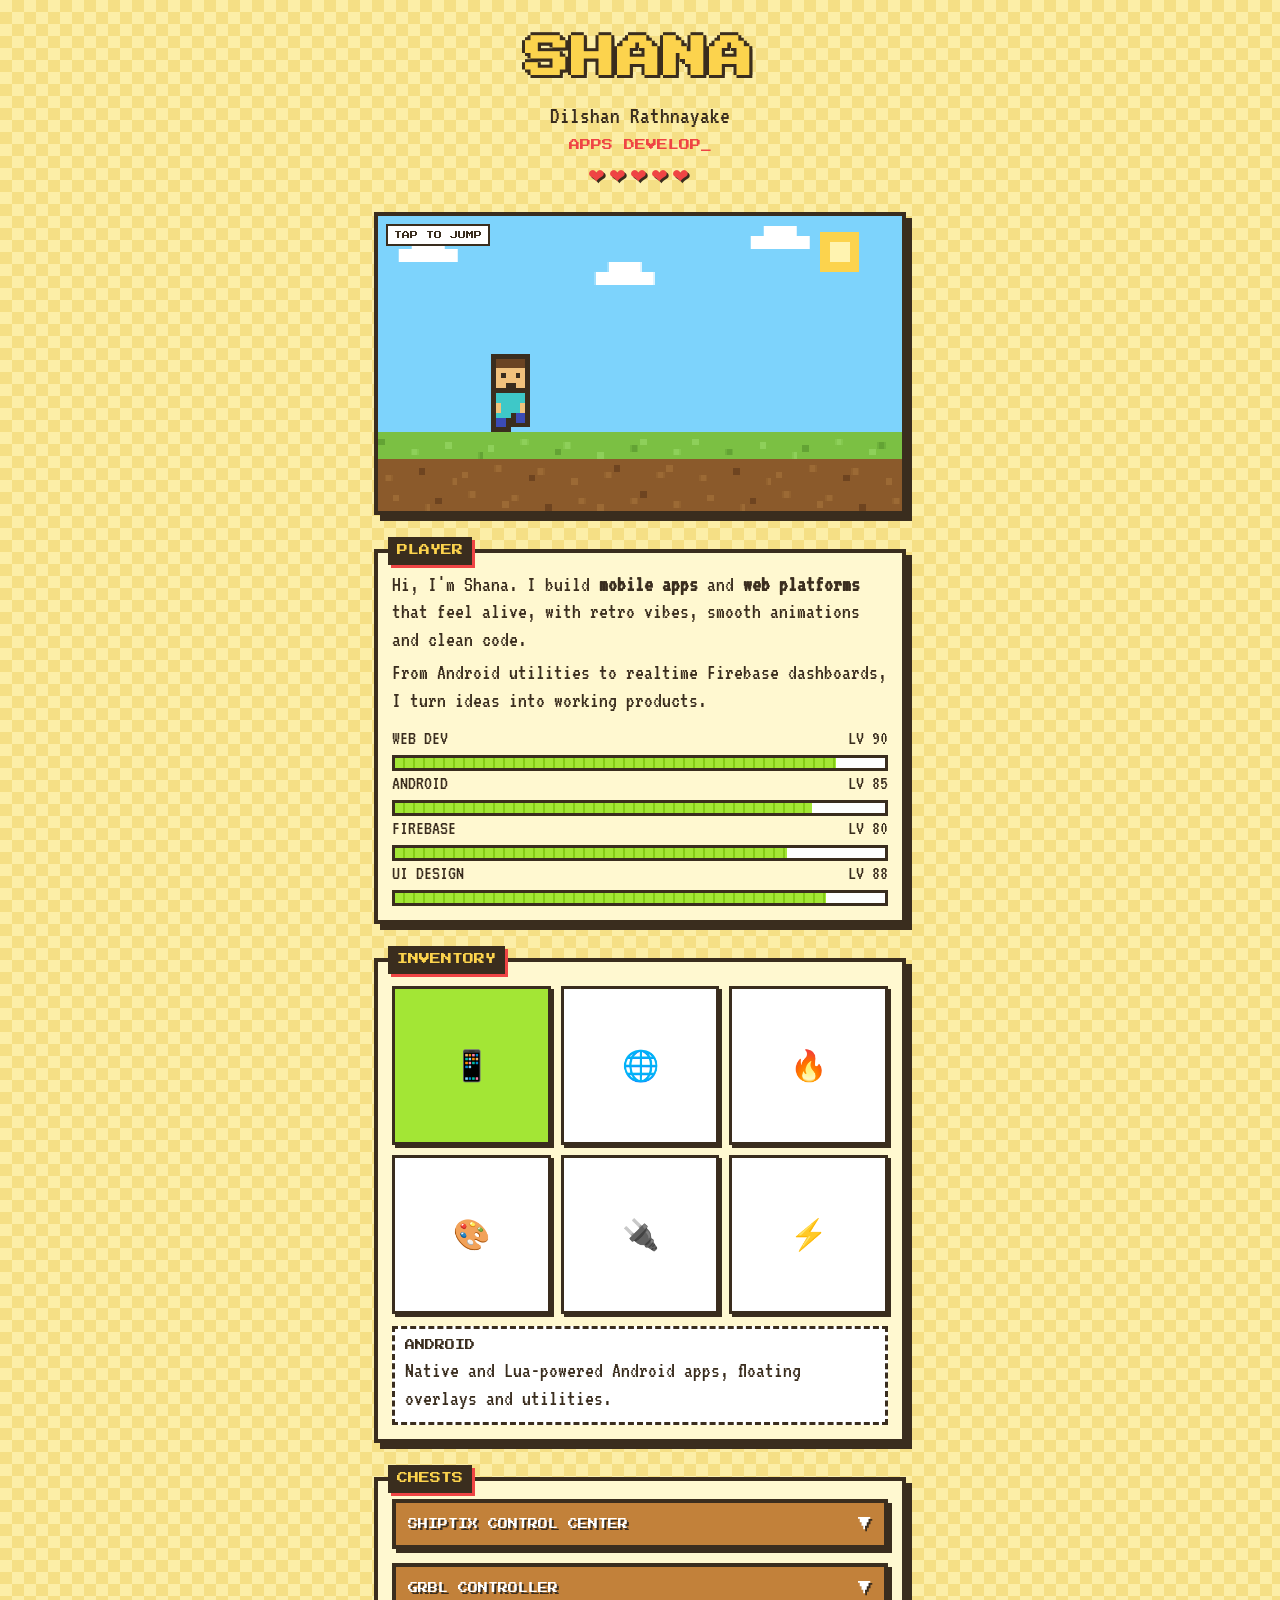
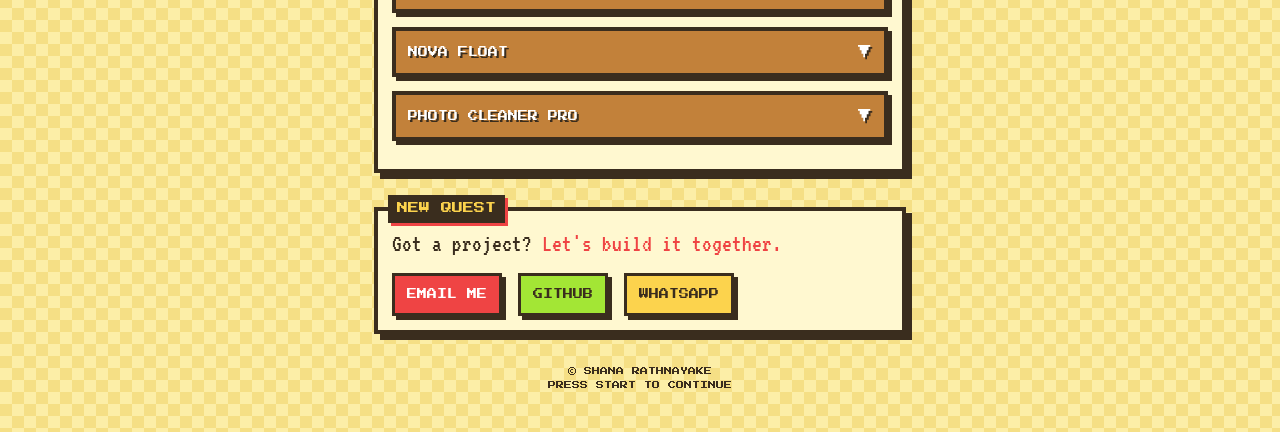
<file: shana-portfolio.html>
<!DOCTYPE html>
<html lang="en">
<head>
<meta charset="UTF-8">
<meta name="viewport" content="width=device-width, initial-scale=1.0, viewport-fit=cover">
<title>Shana | Apps & Web Developer</title>
<link rel="preconnect" href="https://fonts.googleapis.com">
<link href="https://fonts.googleapis.com/css2?family=Press+Start+2P&family=VT323&display=swap" rel="stylesheet">
<style>
:root{--cream:#fceea7;--brown:#3a2d1e;--yellow:#fcd34d;--green:#a3e635;--red:#ef4444;--sky:#7dd3fc;--wood:#c2813a}
*{box-sizing:border-box;margin:0;padding:0}
html{scroll-behavior:smooth}
body{background-color:var(--cream);background-image:linear-gradient(45deg,#f5df85 25%,transparent 25%,transparent 75%,#f5df85 75%),linear-gradient(45deg,#f5df85 25%,transparent 25%,transparent 75%,#f5df85 75%);background-size:24px 24px;background-position:0 0,12px 12px;color:var(--brown);font-family:'VT323',monospace;font-size:21px;line-height:1.25;min-height:100vh;-webkit-tap-highlight-color:transparent}
.wrap{max-width:480px;margin:0 auto;padding:18px 14px 40px}
.pix{font-family:'Press Start 2P',cursive;font-weight:400}

/* Hero */
.hero{text-align:center;padding:14px 0 22px}
.hero-title{font-family:'Press Start 2P',cursive;font-size:clamp(26px,9vw,40px);color:var(--yellow);letter-spacing:2px;text-shadow:3px 0 0 var(--brown),0 3px 0 var(--brown),3px 3px 0 var(--brown),-3px 0 0 var(--brown),0 -3px 0 var(--brown);animation:bob 2.4s steps(2) infinite}
.hero-sub{margin-top:14px;font-size:24px}
.role{color:var(--red);font-family:'Press Start 2P',cursive;font-size:11px;display:block;margin-top:8px;min-height:16px}
.caret{animation:blink 1s steps(2) infinite}
.hearts{margin-top:10px;font-size:20px;color:var(--red);letter-spacing:4px;text-shadow:2px 2px 0 var(--brown)}
@keyframes bob{50%{transform:translateY(-4px)}}
@keyframes blink{50%{opacity:0}}

/* Scene */
.scene{position:relative;border:4px solid var(--brown);box-shadow:6px 6px 0 var(--brown);background:var(--sky);overflow:hidden}
.scene canvas{display:block;width:100%;height:auto;image-rendering:pixelated;cursor:pointer;touch-action:manipulation}
.hint{position:absolute;left:8px;top:8px;font-family:'Press Start 2P',cursive;font-size:8px;background:#fff;border:2px solid var(--brown);padding:4px 6px;pointer-events:none}

/* Panels */
.panel{background:#fff8d0;border:4px solid var(--brown);box-shadow:6px 6px 0 var(--brown);padding:18px 14px 14px;margin-top:34px;position:relative}
.tab{font-family:'Press Start 2P',cursive;font-size:11px;background:var(--brown);color:var(--yellow);display:inline-block;padding:7px 9px;position:absolute;top:-16px;left:10px;box-shadow:3px 3px 0 var(--red)}
.about p{font-size:22px;margin-bottom:6px}

/* XP bars */
.xp{margin-top:12px}
.xp-row{display:flex;justify-content:space-between;font-size:20px}
.bar{height:16px;background:#fff;border:3px solid var(--brown);margin-top:4px}
.bar i{display:block;height:100%;width:0;background:repeating-linear-gradient(90deg,var(--green) 0 8px,#84cc16 8px 10px);transition:width 1.2s steps(12)}
.bar.on i{width:var(--w)}

/* Inventory */
.slots{display:grid;grid-template-columns:repeat(3,1fr);gap:10px;margin-top:6px}
.slot{aspect-ratio:1;background:#fff;border:3px solid var(--brown);box-shadow:3px 3px 0 var(--brown);font-size:30px;display:grid;place-items:center;cursor:pointer;transition:transform .15s steps(3)}
.slot:hover,.slot:focus-visible{transform:translateY(-4px)}
.slot.sel{background:var(--green)}
.slot-info{margin-top:12px;min-height:58px;background:#fff;border:3px dashed var(--brown);padding:10px;font-size:22px}
.slot-name{font-family:'Press Start 2P',cursive;font-size:10px;display:block;margin-bottom:6px}

/* Chests */
.chest{background:var(--wood);border:4px solid var(--brown);box-shadow:4px 4px 0 var(--brown);margin-bottom:14px}
.chest-head{width:100%;background:none;border:0;color:#fff;font-family:'Press Start 2P',cursive;font-size:10px;text-align:left;padding:14px 12px;cursor:pointer;text-shadow:2px 2px 0 var(--brown);display:flex;justify-content:space-between;align-items:center;gap:8px}
.chest-head .arrow{font-size:14px;transition:transform .3s steps(4)}
.chest.open .arrow{transform:rotate(180deg)}
.chest-body{max-height:0;overflow:hidden;background:#fff8d0;transition:max-height .45s steps(9)}
.chest.open .chest-body{max-height:260px}
.chest-inner{padding:12px;border-top:4px solid var(--brown)}
.chest-inner p{font-size:21px;margin-bottom:10px}
.tag{font-family:'Press Start 2P',cursive;font-size:8px;background:var(--green);border:2px solid var(--brown);padding:4px 6px;display:inline-block;margin-bottom:8px}

/* Buttons */
.btn{font-family:'Press Start 2P',cursive;font-size:10px;background:var(--red);color:#fff;border:3px solid var(--brown);padding:12px 12px;box-shadow:4px 4px 0 var(--brown);text-decoration:none;display:inline-block;margin:6px 8px 0 0;cursor:pointer;transition:transform .08s}
.btn.g{background:var(--green);color:var(--brown)}
.btn.y{background:var(--yellow);color:var(--brown)}
.btn:hover{transform:translate(-1px,-1px)}
.btn:active{transform:translate(3px,3px);box-shadow:1px 1px 0 var(--brown)}
.chest-inner .btn{font-size:9px}
:focus-visible{outline:3px dashed var(--red);outline-offset:3px}

/* Quest */
.quest-text{font-size:24px;margin-bottom:8px}
.quest-text b{color:var(--red);font-weight:400}

footer{text-align:center;margin-top:30px;font-family:'Press Start 2P',cursive;font-size:8px;line-height:1.8}

/* Entrance */
.reveal{opacity:0;transform:translateY(16px);transition:opacity .5s steps(4),transform .5s steps(4)}
.reveal.in{opacity:1;transform:none}

@media (min-width:640px){.wrap{max-width:560px}.hero-title{font-size:44px}}
@media (prefers-reduced-motion:reduce){*,*::before,*::after{animation:none!important;transition:none!important;scroll-behavior:auto!important}.reveal{opacity:1;transform:none}}
</style>
</head>
<body>
<div class="wrap">

  <header class="hero">
    <h1 class="hero-title">SHANA</h1>
    <p class="hero-sub">Dilshan Rathnayake</p>
    <span class="role" id="role"></span>
    <div class="hearts" aria-label="Player health">❤❤❤❤❤</div>
  </header>

  <div class="scene reveal" id="sceneBox">
    <canvas id="scene" width="320" height="180" role="img" aria-label="Pixel character walking on a grass block world"></canvas>
    <div class="hint">TAP TO JUMP</div>
  </div>

  <section class="panel about reveal">
    <span class="tab">PLAYER</span>
    <p>Hi, I'm Shana. I build <b>mobile apps</b> and <b>web platforms</b> that feel alive, with retro vibes, smooth animations and clean code.</p>
    <p>From Android utilities to realtime Firebase dashboards, I turn ideas into working products.</p>
    <div class="xp" id="xp"></div>
  </section>

  <section class="panel reveal">
    <span class="tab">INVENTORY</span>
    <div class="slots" id="slots"></div>
    <div class="slot-info" id="slotInfo" aria-live="polite"></div>
  </section>

  <section class="panel reveal">
    <span class="tab">CHESTS</span>
    <div id="chests"></div>
  </section>

  <section class="panel reveal">
    <span class="tab">NEW QUEST</span>
    <p class="quest-text">Got a project? <b>Let's build it together.</b></p>
    <!-- Replace # with your real links -->
    <a class="btn" href="#">EMAIL ME</a>
    <a class="btn g" href="#">GITHUB</a>
    <a class="btn y" href="#">WHATSAPP</a>
  </section>

  <footer>© SHANA RATHNAYAKE<br>PRESS START TO CONTINUE</footer>
</div>

<script>
/* ---------- Typing role ---------- */
const ROLES=["APPS DEVELOPER","WEB DEVELOPER","RETRO UI FAN"];
const roleEl=document.getElementById('role');
let ri=0,ci=0,del=false;
(function type(){
  const word=ROLES[ri];
  roleEl.innerHTML=word.slice(0,ci)+'<span class="caret">_</span>';
  if(!del&&ci<word.length){ci++;setTimeout(type,110);}
  else if(!del){del=true;setTimeout(type,1400);}
  else if(ci>0){ci--;setTimeout(type,60);}
  else{del=false;ri=(ri+1)%ROLES.length;setTimeout(type,300);}
})();

/* ---------- Pixel scene ---------- */
const cv=document.getElementById('scene'),c=cv.getContext('2d');
const W=320,H=180,T=16,GY=132,S=3;
const PAL={O:'#3a2d1e',H:'#6b4423',S:'#f1c27d',E:'#3a2d1e',W:'#3ec8c8',P:'#3b4bb5'};
const SPR=[
"OOOOOOOO","OHHHHHHO","OHHHHHHO","OSSSSSSO","OSESSESO","OSSSSSSO","OSSOOSSO","OOOOOOOO",
"OWWWWWWO","OWWWWWWO","OSWWWWSO","OSWWWWSO","OWWWWWWO",
"OPPOOPPO","OPPOOPPO","OOOOOOOO"];
let x=20,dir=1,h=0,vy=0,t=0;
const clouds=[{x:30,y:20},{x:150,y:34},{x:245,y:12}];
const parts=[];
const hash=(i,j)=>(Math.imul(i,374761393)+Math.imul(j,668265263))>>>0;

function drawWorld(){
  c.fillStyle='#7dd3fc';c.fillRect(0,0,W,H);
  c.fillStyle='#fcd34d';c.fillRect(270,10,24,24);
  c.fillStyle='#fff3b0';c.fillRect(276,16,12,12);
  c.fillStyle='#fff';
  clouds.forEach(k=>{
    c.fillRect(k.x,k.y,36,8);c.fillRect(k.x+8,k.y-6,20,6);
    k.x-=0.25;if(k.x<-44)k.x=W+20;
  });
  for(let col=0;col<W/T;col++){
    for(let row=0;row<(H-GY)/T;row++){
      const n=hash(col,row),y=GY+row*T;
      c.fillStyle=row===0?'#7bc043':row<3?'#8b5a2b':'#8a8f98';
      c.fillRect(col*T,y,T,T);
      c.fillStyle=row===0?(n%3?'#8ed05a':'#63a334'):row<3?(n%4?'#9c6a35':'#6e4420'):(n%3?'#9aa0a9':'#737a84');
      c.fillRect(col*T+(n%10)*1.5,y+4+(n%5)*2,4,4);
    }
  }
}

function drawChar(px,py,f){
  for(let r=0;r<16;r++)for(let k=0;k<8;k++){
    const ch=SPR[r][k];
    const lifted=r>12&&((k<4)?f===1:f===0);
    c.fillStyle=PAL[ch];
    c.fillRect(px+k*S,py+r*S+(lifted?-S:0),S,S);
  }
}

function spawnDust(px,py,n){
  const cols=['#8b5a2b','#7bc043','#fff'];
  for(let i=0;i<n;i++)parts.push({x:px,y:py,vx:(Math.random()-.5)*2.5,vy:-Math.random()*2.2,l:24,c:cols[i%3]});
}

cv.addEventListener('pointerdown',()=>{
  if(h===0){vy=6;spawnDust(x+12,GY,8);}
});

function loop(){
  t++;
  x+=0.7*dir;
  if(x>W-34)dir=-1;
  if(x<6)dir=1;
  if(h>0||vy>0){h+=vy;vy-=0.4;if(h<=0){h=0;vy=0;spawnDust(x+12,GY,6);}}
  const f=Math.floor(t/7)%2;
  drawWorld();
  drawChar(Math.round(x),GY-48-Math.round(h),h>0?0:f);
  for(let i=parts.length-1;i>=0;i--){
    const p=parts[i];
    p.x+=p.vx;p.y+=p.vy;p.vy+=0.15;p.l--;
    c.fillStyle=p.c;c.fillRect(Math.round(p.x),Math.round(p.y),3,3);
    if(p.l<=0)parts.splice(i,1);
  }
  requestAnimationFrame(loop);
}
loop();

/* ---------- Content ---------- */
const SKILLS=[
  ["📱","ANDROID","Native and Lua-powered Android apps, floating overlays and utilities."],
  ["🌐","WEB","HTML, CSS and JS. Single-file tools, dashboards and responsive sites."],
  ["🔥","FIREBASE","Realtime Database backends, admin panels and live project data."],
  ["🎨","UI/UX","Retro, pixel and 3D-animated interfaces that feel alive."],
  ["🔌","SERIAL","USB and Bluetooth device control from the browser, like GRBL CNC."],
  ["⚡","LUA","AndLua+ scripting for fast, native-feeling app logic."]
];
const XP=[["WEB DEV",90],["ANDROID",85],["FIREBASE",80],["UI DESIGN",88]];
const PROJECTS=[
  ["SHIPTIX CONTROL CENTER","Single-file HTML admin dashboard with a full control panel.","#"],
  ["GRBL CONTROLLER","Web app for GRBL CNC over USB Serial and Bluetooth, with a retro mobile UI.","#"],
  ["NOVA FLOAT","Floating-bubble utility app built with AndLua+.","#"],
  ["PHOTO CLEANER PRO","Android photo cleaner with a premium, retro-styled interface.","#"]
];

document.getElementById('xp').innerHTML=XP.map(([n,v])=>
  `<div class="xp-row"><span>${n}</span><span>LV ${v}</span></div><div class="bar" data-v="${v}"><i></i></div>`
).join('');

const slotsEl=document.getElementById('slots'),infoEl=document.getElementById('slotInfo');
slotsEl.innerHTML=SKILLS.map((s,i)=>
  `<button class="slot" data-i="${i}" aria-label="${s[1]}">${s[0]}</button>`).join('');
function showSlot(i){
  slotsEl.querySelectorAll('.slot').forEach((b,j)=>b.classList.toggle('sel',j===i));
  infoEl.innerHTML=`<span class="slot-name">${SKILLS[i][1]}</span>${SKILLS[i][2]}`;
}
slotsEl.addEventListener('click',e=>{const b=e.target.closest('.slot');if(b)showSlot(+b.dataset.i);});
showSlot(0);

document.getElementById('chests').innerHTML=PROJECTS.map((p,i)=>
  `<div class="chest">
    <button class="chest-head" aria-expanded="false" aria-controls="c${i}">${p[0]}<span class="arrow">▼</span></button>
    <div class="chest-body" id="c${i}"><div class="chest-inner">
      <span class="tag">PROJECT ${i+1}</span>
      <p>${p[1]}</p>
      <a class="btn" href="${p[2]}">OPEN</a>
    </div></div>
  </div>`).join('');
document.querySelectorAll('.chest-head').forEach(btn=>{
  btn.addEventListener('click',()=>{
    const chest=btn.parentElement,open=chest.classList.toggle('open');
    btn.setAttribute('aria-expanded',open);
  });
});

/* ---------- Reveal on scroll ---------- */
const io=new IntersectionObserver(entries=>{
  entries.forEach(en=>{
    if(!en.isIntersecting)return;
    en.target.classList.add('in');
    en.target.querySelectorAll('.bar').forEach(b=>{
      b.style.setProperty('--w',b.dataset.v+'%');b.classList.add('on');
    });
    io.unobserve(en.target);
  });
},{threshold:.15});
document.querySelectorAll('.reveal').forEach(el=>io.observe(el));
</script>
</body>
</html>
</file>
